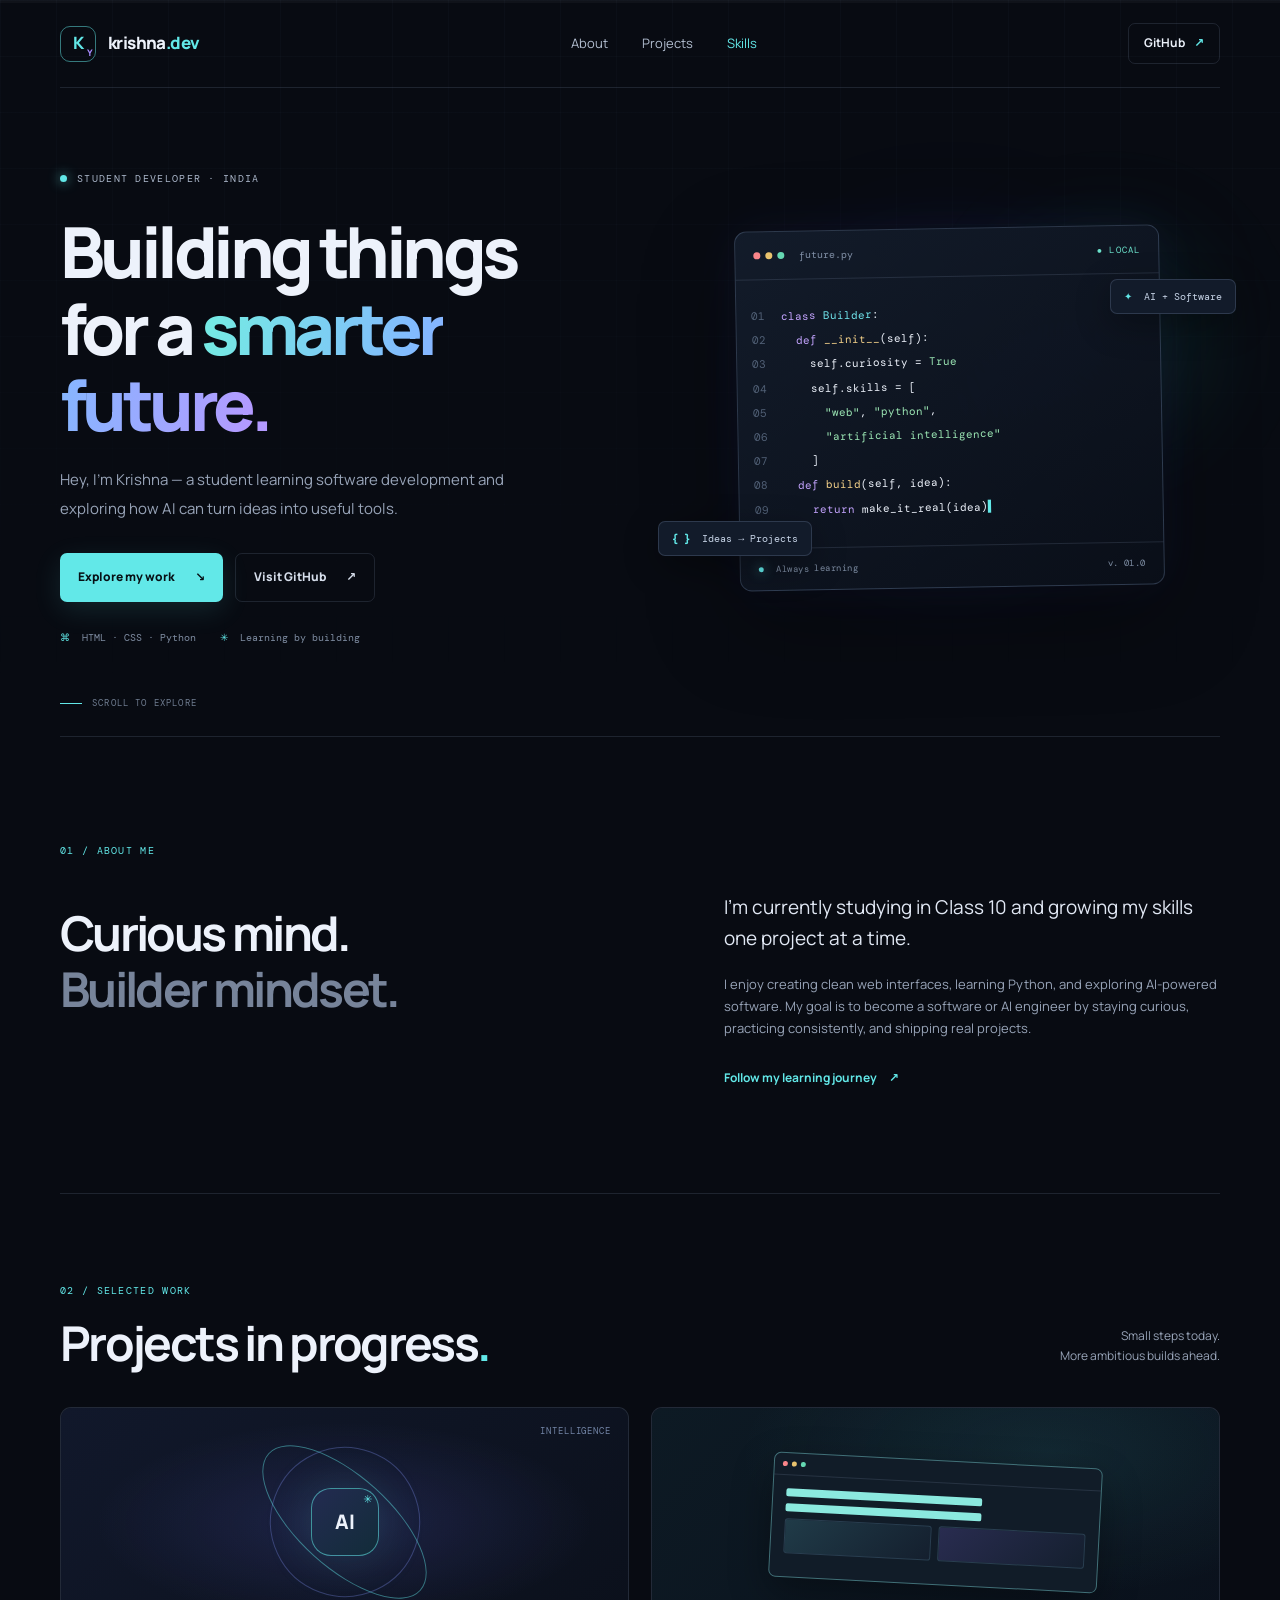
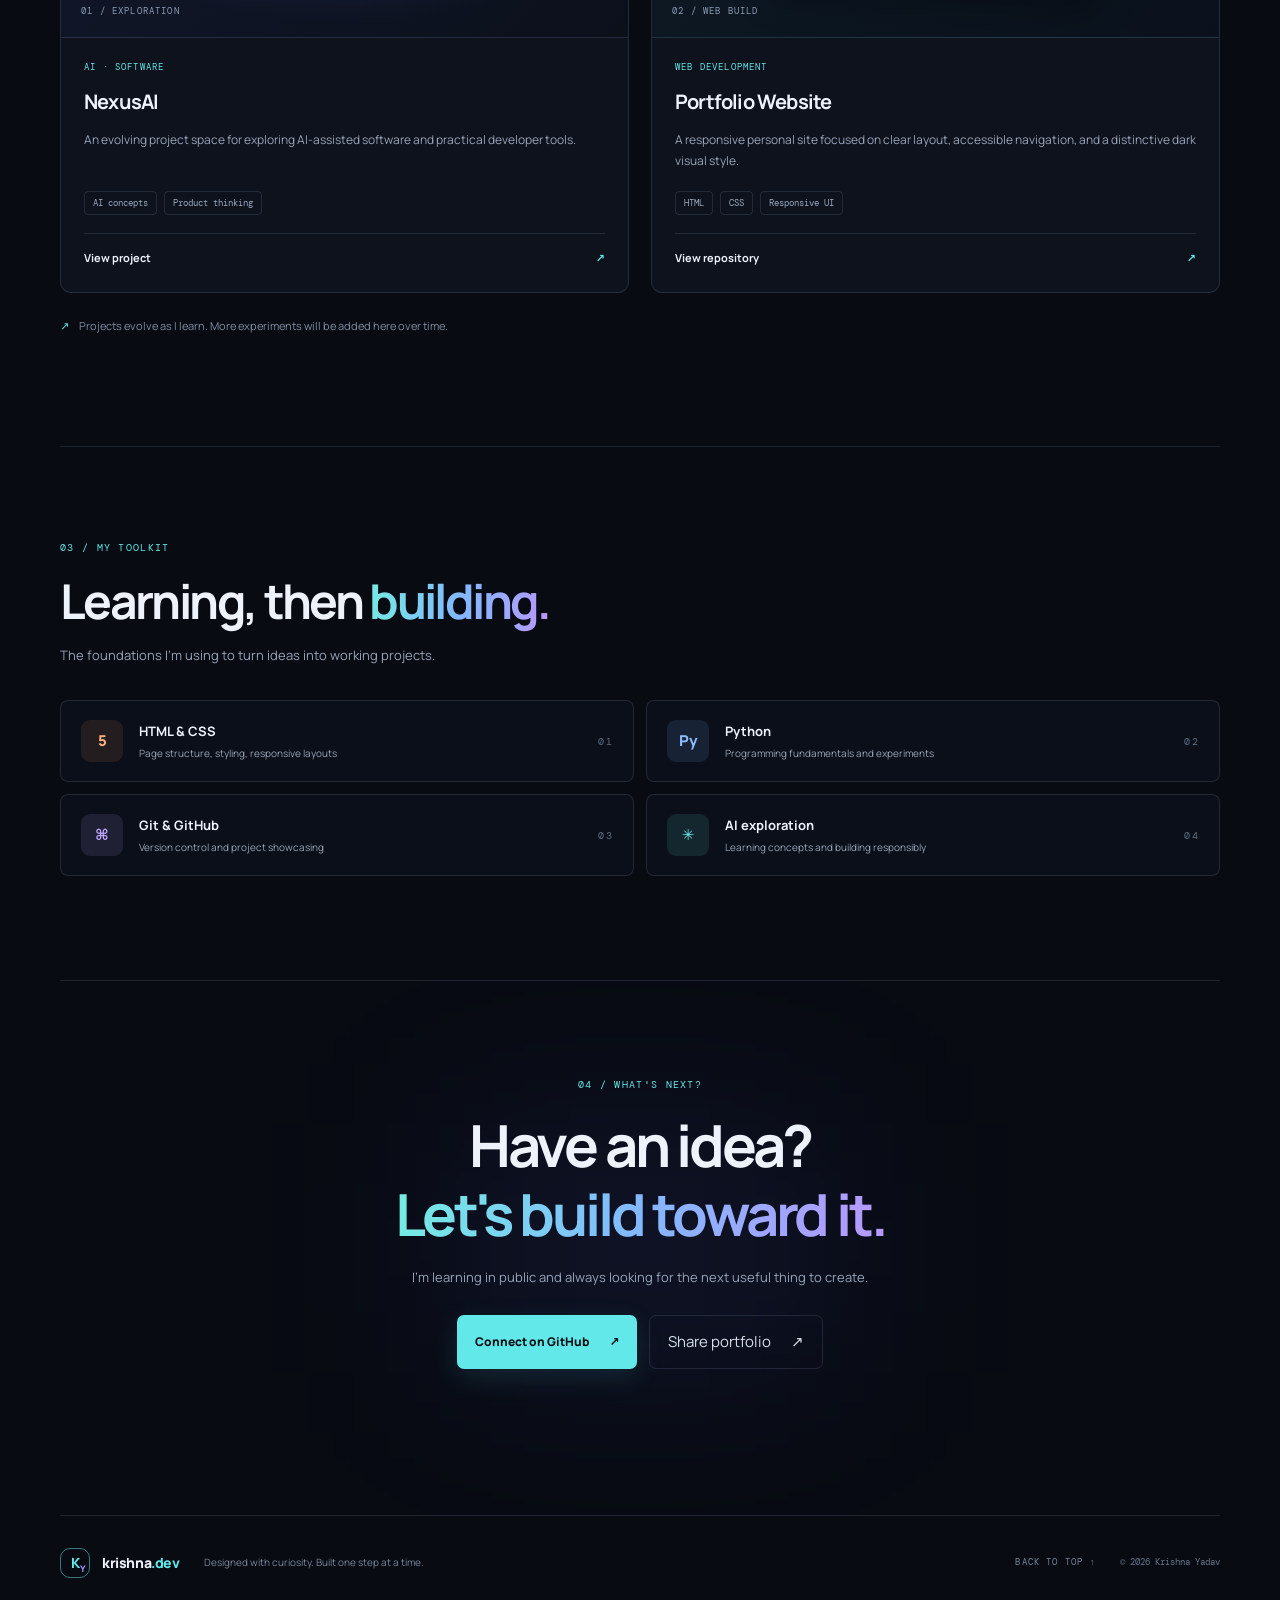
<file: portfolio-website/index.html>
<!doctype html>
<html lang="en">
<head>
  <meta charset="utf-8">
  <meta name="viewport" content="width=device-width, initial-scale=1">
  <meta name="theme-color" content="#080b12">
  <meta name="description" content="Krishna Yadav — student developer exploring AI, software engineering, and useful web experiences.">
  <title>Krishna Yadav | Developer Portfolio</title>
  <link rel="preconnect" href="https://fonts.googleapis.com">
  <link rel="preconnect" href="https://fonts.gstatic.com" crossorigin>
  <link href="https://fonts.googleapis.com/css2?family=DM+Mono:wght@400;500&family=Manrope:wght@400;500;600;700;800&display=swap" rel="stylesheet">
  <link rel="stylesheet" href="styles/index.css">
  <link rel="stylesheet" href="styles/responsive.css">
</head>
<body>
  <div class="scroll-progress" aria-hidden="true"><span id="scroll-progress-bar"></span></div>
  <div class="site-shell">
    <header class="topbar">
      <a class="brand" href="#home" aria-label="Krishna Yadav home"><span class="brand-mark">K<span>Y</span></span><span class="brand-name">krishna<span>.dev</span></span></a>
      <button class="menu-toggle" id="menu-toggle" type="button" aria-label="Open navigation menu" aria-controls="main-navigation" aria-expanded="false"><span></span><span></span><span></span></button>
      <nav class="nav-links" id="main-navigation" aria-label="Main navigation">
        <a href="#about">About</a><a href="#projects">Projects</a><a href="#skills">Skills</a>
      </nav>
      <a class="nav-cta" href="https://github.com/ky437217-oss" target="_blank" rel="noreferrer">GitHub <span aria-hidden="true">↗</span></a>
    </header>

    <main>
      <section class="hero section" id="home">
        <div class="hero-copy">
          <p class="eyebrow"><span class="status-dot"></span> STUDENT DEVELOPER · INDIA</p>
          <h1>Building things<br>for a <span class="gradient-text">smarter future.</span></h1>
          <p class="hero-intro">Hey, I'm Krishna — a student learning software development and exploring how AI can turn ideas into useful tools.</p>
          <div class="hero-actions">
            <a class="button button-primary" href="#projects">Explore my work <span aria-hidden="true">↘</span></a>
            <a class="button button-quiet" href="https://github.com/ky437217-oss" target="_blank" rel="noreferrer">Visit GitHub <span aria-hidden="true">↗</span></a>
          </div>
          <div class="hero-meta"><span><span class="meta-symbol">⌘</span> HTML · CSS · Python</span><span><span class="meta-symbol">✳</span> Learning by building</span></div>
        </div>
        <div class="hero-visual" aria-label="Decorative code card">
          <div class="orb orb-one"></div><div class="orb orb-two"></div>
          <div class="code-card">
            <div class="code-card-top"><div class="window-dots"><i></i><i></i><i></i></div><span>future.py</span><span class="code-lock">● LOCAL</span></div>
            <div class="code-lines" aria-hidden="true">
              <p><span class="line-no">01</span><span class="code-purple">class</span> <span class="code-cyan">Builder</span>:</p>
              <p><span class="line-no">02</span>&nbsp;&nbsp;<span class="code-purple">def</span> <span class="code-yellow">__init__</span>(self):</p>
              <p><span class="line-no">03</span>&nbsp;&nbsp;&nbsp;&nbsp;self.curiosity = <span class="code-green">True</span></p>
              <p><span class="line-no">04</span>&nbsp;&nbsp;&nbsp;&nbsp;self.skills = [</p>
              <p><span class="line-no">05</span>&nbsp;&nbsp;&nbsp;&nbsp;&nbsp;&nbsp;<span class="code-green">"web"</span>, <span class="code-green">"python"</span>,</p>
              <p><span class="line-no">06</span>&nbsp;&nbsp;&nbsp;&nbsp;&nbsp;&nbsp;<span class="code-green">"artificial intelligence"</span></p>
              <p><span class="line-no">07</span>&nbsp;&nbsp;&nbsp;&nbsp;]</p>
              <p><span class="line-no">08</span>&nbsp;&nbsp;<span class="code-purple">def</span> <span class="code-yellow">build</span>(self, idea):</p>
              <p><span class="line-no">09</span>&nbsp;&nbsp;&nbsp;&nbsp;<span class="code-purple">return</span> make_it_real(idea)<span class="cursor">▍</span></p>
            </div>
            <div class="code-card-footer"><span><span class="status-dot"></span> Always learning</span><span>v. 01.0</span></div>
          </div>
          <div class="floating-chip chip-top"><span>✦</span> AI + Software</div>
          <div class="floating-chip chip-bottom"><span class="chip-bracket">{ }</span> Ideas → Projects</div>
        </div>
        <a class="scroll-cue" href="#about"><span></span> SCROLL TO EXPLORE</a>
      </section>

      <section class="section about-section" id="about">
        <div class="section-kicker">01 / ABOUT ME</div>
        <div class="about-grid">
          <div><h2>Curious mind.<br><span class="muted-heading">Builder mindset.</span></h2></div>
          <div class="about-content"><p class="large-copy">I'm currently studying in Class 10 and growing my skills one project at a time.</p><p>I enjoy creating clean web interfaces, learning Python, and exploring AI-powered software. My goal is to become a software or AI engineer by staying curious, practicing consistently, and shipping real projects.</p><a class="text-link" href="https://github.com/ky437217-oss" target="_blank" rel="noreferrer">Follow my learning journey <span aria-hidden="true">↗</span></a></div>
        </div>
      </section>

      <section class="section projects-section" id="projects">
        <div class="section-heading"><div><div class="section-kicker">02 / SELECTED WORK</div><h2>Projects in progress<span class="accent-dot">.</span></h2></div><p>Small steps today.<br>More ambitious builds ahead.</p></div>
        <div class="project-grid">
          <article class="project-card project-featured">
            <div class="project-art art-ai"><div class="ai-ring ring-a"></div><div class="ai-ring ring-b"></div><div class="ai-core">AI<span>✳</span></div><span class="art-label">01 / EXPLORATION</span><span class="art-orbit orbit-label">INTELLIGENCE</span></div>
            <div class="project-info"><div class="project-type">AI · SOFTWARE</div><h3>NexusAI</h3><p>An evolving project space for exploring AI-assisted software and practical developer tools.</p><div class="tag-row"><span>AI concepts</span><span>Product thinking</span></div><a class="project-link" href="https://github.com/ky437217-oss/NexusAI" target="_blank" rel="noreferrer" aria-label="View NexusAI on GitHub">View project <span>↗</span></a></div>
          </article>
          <article class="project-card">
            <div class="project-art art-web"><div class="browser-window"><div class="browser-bar"><i></i><i></i><i></i></div><div class="browser-content"><span></span><span></span><b></b><b></b></div></div><span class="art-label">02 / WEB BUILD</span></div>
            <div class="project-info"><div class="project-type">WEB DEVELOPMENT</div><h3>Portfolio Website</h3><p>A responsive personal site focused on clear layout, accessible navigation, and a distinctive dark visual style.</p><div class="tag-row"><span>HTML</span><span>CSS</span><span>Responsive UI</span></div><a class="project-link" href="https://github.com/ky437217-oss/portfolio" target="_blank" rel="noreferrer" aria-label="View portfolio repository on GitHub">View repository <span>↗</span></a></div>
          </article>
        </div>
        <p class="projects-note"><span>↗</span> Projects evolve as I learn. More experiments will be added here over time.</p>
      </section>

      <section class="section skills-section" id="skills">
        <div class="section-kicker">03 / MY TOOLKIT</div><h2>Learning, then <span class="gradient-text">building.</span></h2>
        <p class="section-description">The foundations I'm using to turn ideas into working projects.</p>
        <div class="skill-grid">
          <div class="skill-item"><span class="skill-icon html-icon">5</span><div><h3>HTML & CSS</h3><p>Page structure, styling, responsive layouts</p></div><span class="skill-index">01</span></div>
          <div class="skill-item"><span class="skill-icon py-icon">Py</span><div><h3>Python</h3><p>Programming fundamentals and experiments</p></div><span class="skill-index">02</span></div>
          <div class="skill-item"><span class="skill-icon git-icon">⌘</span><div><h3>Git & GitHub</h3><p>Version control and project showcasing</p></div><span class="skill-index">03</span></div>
          <div class="skill-item"><span class="skill-icon ai-icon">✳</span><div><h3>AI exploration</h3><p>Learning concepts and building responsibly</p></div><span class="skill-index">04</span></div>
        </div>
      </section>

      <section class="contact-section section" id="contact">
        <div class="contact-glow"></div><div class="section-kicker">04 / WHAT'S NEXT?</div><h2>Have an idea?<br><span class="gradient-text">Let's build toward it.</span></h2><p>I'm learning in public and always looking for the next useful thing to create.</p><div class="contact-actions"><a class="button button-primary" href="https://github.com/ky437217-oss" target="_blank" rel="noreferrer">Connect on GitHub <span aria-hidden="true">↗</span></a><button class="button button-quiet share-button" id="share-portfolio" type="button">Share portfolio <span aria-hidden="true">↗</span></button></div><p class="share-status" id="share-status" role="status" aria-live="polite"></p>
      </section>
    </main>
    <footer class="footer"><a class="brand footer-brand" href="#home"><span class="brand-mark">K<span>Y</span></span><span class="brand-name">krishna<span>.dev</span></span></a><p>Designed with curiosity. Built one step at a time.</p><a href="#home" class="back-top">BACK TO TOP ↑</a><span class="footer-copy">© 2026 Krishna Yadav</span></footer>
  </div>
  <script src="scripts/interactions.js" defer></script>
</body>
</html>
</file>
<file: portfolio-website/styles/index.css>
:root{color-scheme:dark;--bg:#080b12;--panel:#101520;--panel-soft:#131b29;--text:#edf2fb;--muted:#98a4b8;--cyan:#62e8e8;--purple:#a88bff;--line:rgba(160,183,216,.15);--mono:"DM Mono",monospace;--sans:"Manrope",system-ui,sans-serif}*{box-sizing:border-box}html{scroll-behavior:smooth;scroll-padding-top:90px}body{margin:0;background:var(--bg);color:var(--text);font-family:var(--sans);font-size:15px;line-height:1.7;overflow-x:hidden}body:before{content:"";position:fixed;inset:0;pointer-events:none;z-index:-1;background-image:linear-gradient(rgba(115,146,190,.035) 1px,transparent 1px),linear-gradient(90deg,rgba(115,146,190,.035) 1px,transparent 1px);background-size:56px 56px;mask-image:linear-gradient(to bottom,black,transparent 78%)}a{color:inherit;text-decoration:none}a:focus-visible{outline:2px solid var(--cyan);outline-offset:5px;border-radius:4px}.site-shell{width:min(1160px,calc(100% - 64px));margin:0 auto}.topbar{height:88px;display:flex;align-items:center;justify-content:space-between;border-bottom:1px solid var(--line);gap:28px}.brand{display:inline-flex;align-items:center;gap:12px;font-weight:800;letter-spacing:-.04em}.brand-mark{width:36px;height:36px;border:1px solid rgba(98,232,232,.5);display:grid;place-items:center;color:var(--cyan);font-size:17px;position:relative;border-radius:10px}.brand-mark span{font-size:9px;position:absolute;right:3px;bottom:0;color:var(--purple)}.brand-name{font-size:17px}.brand-name>span{color:var(--cyan)}.nav-links{display:flex;gap:34px;color:#b1bdcf;font-size:13px}.nav-links a,.text-link,.project-link,.back-top{transition:color .2s ease}.nav-links a:hover,.text-link:hover,.project-link:hover,.back-top:hover{color:var(--cyan)}.nav-cta{border:1px solid var(--line);padding:9px 15px;border-radius:7px;font-size:12px;font-weight:700}.nav-cta span{color:var(--cyan);margin-left:7px}.section{position:relative}.hero{min-height:610px;display:grid;grid-template-columns:1fr .94fr;align-items:center;gap:45px;padding:82px 0 90px}.eyebrow,.section-kicker,.project-type,.art-label,.code-lock,.code-card-footer,.scroll-cue,.skill-index,.back-top{font-family:var(--mono);font-size:10px;letter-spacing:.13em}.eyebrow{color:#aab6c9;display:flex;align-items:center;gap:10px}.status-dot{width:7px;height:7px;display:inline-block;border-radius:50%;background:var(--cyan);box-shadow:0 0 12px rgba(98,232,232,.8)}h1,h2,h3,p{margin-top:0}h1{font-size:clamp(44px,5.5vw,72px);line-height:1.09;letter-spacing:-.065em;margin:26px 0 23px;font-weight:800}h2{font-size:clamp(32px,4vw,48px);line-height:1.18;letter-spacing:-.055em;margin:18px 0 0}.gradient-text{background:linear-gradient(100deg,#75e9e4 4%,#83b8ff 50%,#b39aff 95%);-webkit-background-clip:text;background-clip:text;color:transparent}.hero-intro{max-width:490px;color:var(--muted);font-size:15px;line-height:1.9}.hero-actions{display:flex;gap:12px;flex-wrap:wrap;margin:30px 0 27px}.button{display:inline-flex;align-items:center;justify-content:center;gap:20px;padding:13px 18px;border-radius:7px;font-size:12px;font-weight:800;transition:transform .2s ease,border-color .2s ease}.button:hover{transform:translateY(-2px)}.button-primary{background:var(--cyan);color:#071015;box-shadow:0 8px 28px rgba(98,232,232,.12)}.button-primary:hover{background:#a2ffff}.button-quiet{border:1px solid var(--line);color:#d6deeb}.button-quiet:hover{border-color:rgba(98,232,232,.5)}.hero-meta{display:flex;gap:24px;flex-wrap:wrap;color:#7f8da2;font-family:var(--mono);font-size:10px}.meta-symbol{color:var(--cyan);margin-right:6px}.hero-visual{min-height:390px;display:grid;place-items:center;position:relative}.orb{position:absolute;border-radius:50%;filter:blur(1px);pointer-events:none}.orb-one{width:280px;height:280px;background:rgba(84,109,255,.12);filter:blur(70px)}.orb-two{width:180px;height:180px;background:rgba(70,235,219,.12);filter:blur(55px);right:4%;top:9%}.code-card{width:min(100%,425px);position:relative;z-index:1;background:linear-gradient(145deg,rgba(19,28,43,.97),rgba(10,15,25,.97));border:1px solid rgba(145,174,216,.24);border-radius:12px;box-shadow:0 30px 90px rgba(0,0,0,.35),0 0 50px rgba(101,114,255,.08);transform:rotate(-1deg)}.code-card-top{height:48px;display:flex;align-items:center;gap:15px;padding:0 18px;border-bottom:1px solid var(--line);color:#8291a8;font:10px var(--mono)}.window-dots{display:flex;gap:5px}.window-dots i,.browser-bar i{height:7px;width:7px;border-radius:50%;background:#596579}.window-dots i:first-child,.browser-bar i:first-child{background:#fa858a}.window-dots i:nth-child(2),.browser-bar i:nth-child(2){background:#e9c36e}.window-dots i:nth-child(3),.browser-bar i:nth-child(3){background:#65d8b2}.code-lock{margin-left:auto;color:#6be1cb;font-size:9px}.code-lines{padding:24px 15px 26px;font:clamp(9px,1.1vw,11px)/2.2 var(--mono);white-space:nowrap;overflow:hidden}.code-lines p{margin:0}.line-no{display:inline-block;width:30px;color:#526177;user-select:none}.code-purple{color:#c4a4ff}.code-cyan{color:#70e5ed}.code-yellow{color:#f5d28a}.code-green{color:#9be6b4}.cursor{color:var(--cyan);animation:blink 1s steps(2,start) infinite}.code-card-footer{display:flex;justify-content:space-between;border-top:1px solid var(--line);padding:13px 18px;color:#7e8da3;font-size:9px;letter-spacing:.05em}.code-card-footer .status-dot{width:5px;height:5px;margin-right:7px}.floating-chip{position:absolute;z-index:2;background:#121b2a;border:1px solid rgba(153,177,214,.2);box-shadow:0 10px 35px #0005;border-radius:7px;padding:10px 13px;font:10px var(--mono);color:#c8d5e8}.floating-chip>span:first-child{color:var(--cyan);margin-right:6px}.chip-top{right:-3%;top:17%}.chip-bottom{left:-4%;bottom:12%}.chip-bracket{font-weight:700}.scroll-cue{position:absolute;bottom:24px;left:0;display:flex;align-items:center;gap:10px;color:#6f7c90;font-size:9px}.scroll-cue span{width:22px;height:1px;background:var(--cyan)}.about-section{padding:105px 0;border-top:1px solid var(--line)}.section-kicker{color:var(--cyan)}.about-grid{display:grid;grid-template-columns:1fr .85fr;gap:80px;margin-top:28px}.muted-heading{color:#77849a}.about-content{padding-top:5px;color:var(--muted);font-size:13px}.large-copy{font-size:19px;color:#e1e8f4;line-height:1.65}.text-link{display:inline-flex;gap:12px;align-items:center;color:var(--cyan);font-size:12px;font-weight:700;margin-top:15px}.projects-section{padding:88px 0 100px;border-top:1px solid var(--line)}.section-heading{display:flex;align-items:end;justify-content:space-between;gap:24px;margin-bottom:35px}.section-heading h2{margin-top:16px}.section-heading>p{color:var(--muted);font-size:12px;text-align:right;margin:0 0 5px}.accent-dot{color:var(--cyan)}.project-grid{display:grid;grid-template-columns:1fr 1fr;gap:22px}.project-card{background:rgba(16,21,32,.8);border:1px solid var(--line);border-radius:11px;overflow:hidden;transition:transform .25s ease,border-color .25s ease}.project-card:hover{transform:translateY(-4px);border-color:rgba(98,232,232,.35)}.project-art{height:230px;position:relative;display:grid;place-items:center;overflow:hidden;border-bottom:1px solid var(--line)}.art-ai{background:radial-gradient(ellipse at center,rgba(101,104,231,.18),transparent 62%),linear-gradient(140deg,#11182b,#0b101b)}.ai-ring{position:absolute;border:1px solid rgba(137,153,255,.3);border-radius:50%;transform:rotate(-25deg)}.ring-a{width:150px;height:150px}.ring-b{width:205px;height:92px;border-color:rgba(98,232,232,.45);transform:rotate(42deg)}.ai-core{width:68px;height:68px;border-radius:20px;display:grid;place-items:center;background:linear-gradient(135deg,#232b51,#122c39);border:1px solid rgba(98,232,232,.55);box-shadow:0 0 50px rgba(98,232,232,.15);font-size:20px;font-weight:800;z-index:1}.ai-core span{font-size:11px;color:var(--cyan);position:absolute;transform:translate(23px,-23px)}.art-label{position:absolute;left:20px;bottom:17px;color:#8c9cb5;font-size:9px}.art-orbit{position:absolute;right:17px;top:17px;color:#7284a5;font:9px var(--mono);letter-spacing:.1em}.art-web{background:radial-gradient(ellipse at 70% 20%,rgba(80,204,208,.1),transparent 55%),linear-gradient(135deg,#0d1a24,#0a111c)}.browser-window{width:58%;height:125px;border:1px solid rgba(125,215,218,.45);border-radius:7px;background:#111c28;box-shadow:0 15px 40px #0005;transform:rotate(3deg)}.browser-bar{height:22px;display:flex;gap:4px;align-items:center;padding:0 8px;border-bottom:1px solid var(--line)}.browser-bar i{width:5px;height:5px}.browser-content{padding:13px;display:grid;grid-template-columns:1fr 1fr;gap:7px}.browser-content span{height:8px;width:65%;background:#8be9df;border-radius:2px;grid-column:span 2}.browser-content b{height:35px;border:1px solid #293e50;border-radius:3px;background:linear-gradient(135deg,#203b48,#141f2e)}.browser-content b:last-child{background:linear-gradient(135deg,#292c50,#141f2e)}.project-info{padding:22px 23px 24px}.project-type{color:var(--cyan);font-size:9px}.project-info h3{font-size:20px;letter-spacing:-.04em;margin:10px 0}.project-info p{font-size:12px;line-height:1.8;color:var(--muted);min-height:44px}.tag-row{display:flex;gap:7px;flex-wrap:wrap;margin:18px 0}.tag-row span{font:9px var(--mono);color:#9aaac0;border:1px solid var(--line);padding:5px 8px;border-radius:4px}.project-link{border-top:1px solid var(--line);padding-top:15px;display:flex;justify-content:space-between;font-size:11px;font-weight:700}.project-link span{color:var(--cyan)}.projects-note{color:#7f8da2;font-size:11px;margin-top:24px}.projects-note span{color:var(--cyan);margin-right:8px}.skills-section{padding:92px 0 104px;border-top:1px solid var(--line)}.skills-section h2{margin-top:17px}.section-description{font-size:13px;color:var(--muted);margin:14px 0 34px}.skill-grid{display:grid;grid-template-columns:1fr 1fr;gap:12px}.skill-item{display:flex;align-items:center;gap:16px;padding:19px 20px;border:1px solid var(--line);background:rgba(16,21,32,.55);border-radius:8px}.skill-icon{width:42px;height:42px;flex:0 0 42px;border-radius:9px;display:grid;place-items:center;font-weight:800;font-size:15px}.html-icon{background:rgba(255,145,89,.1);color:#ffae7f}.py-icon{background:rgba(105,172,255,.12);color:#8dbbff}.git-icon{background:rgba(183,148,255,.12);color:#c3a7ff}.ai-icon{background:rgba(98,232,232,.1);color:var(--cyan)}.skill-item h3{font-size:13px;margin:0 0 3px}.skill-item p{font-size:10px;color:var(--muted);margin:0}.skill-index{margin-left:auto;color:#5e6d83}.contact-section{padding:95px 0 100px;text-align:center;border-top:1px solid var(--line);overflow:hidden}.contact-section .section-kicker{position:relative}.contact-section h2{position:relative;font-size:clamp(37px,5vw,58px);margin:18px 0}.contact-section>p{position:relative;max-width:460px;margin:0 auto 27px;color:var(--muted);font-size:13px}.contact-section .button{position:relative}.contact-glow{position:absolute;width:400px;height:250px;left:50%;top:50%;transform:translate(-50%,-50%);background:rgba(94,106,255,.09);filter:blur(90px);pointer-events:none}.footer{border-top:1px solid var(--line);min-height:94px;display:flex;align-items:center;gap:24px;color:#78869b;font-size:10px}.footer-brand{color:var(--text)}.footer-brand .brand-mark{width:30px;height:30px;font-size:14px}.footer-brand .brand-name{font-size:14px}.footer p{margin:0}.back-top{margin-left:auto;font-size:9px}.footer-copy{font-family:var(--mono);font-size:9px;color:#66758a}@keyframes blink{to{visibility:hidden}}@media(prefers-reduced-motion:reduce){html{scroll-behavior:auto}*,*:before,*:after{animation-duration:.01ms!important;animation-iteration-count:1!important;transition-duration:.01ms!important}}

/* Interactive polish: scroll progress, subtle reveals, and share control */
.scroll-progress{position:fixed;inset:0 0 auto;height:3px;z-index:1000;pointer-events:none;background:rgba(255,255,255,.035)}
.scroll-progress span{display:block;width:0;height:100%;background:linear-gradient(90deg,var(--cyan),var(--purple));box-shadow:0 0 12px rgba(98,232,232,.55);transition:width .08s linear}
[data-reveal]{opacity:0;transform:translateY(16px);transition:opacity .55s ease,transform .55s ease}
[data-reveal].is-visible{opacity:1;transform:translateY(0)}
.nav-links a[aria-current="location"]{color:var(--cyan)}
.contact-actions{display:flex;justify-content:center;gap:12px;flex-wrap:wrap}
.share-button{font:inherit;cursor:pointer;background:transparent}
.share-status{min-height:1.5em;margin:12px auto 0;color:var(--cyan);font:11px var(--mono)}
@media(prefers-reduced-motion:reduce){[data-reveal]{opacity:1;transform:none;transition:none}}
</file>
<file: portfolio-website/styles/responsive.css>
@media(min-width:1400px){.site-shell{width:min(1200px,calc(100% - 96px))}.hero{min-height:680px}}@media(max-width:900px){.site-shell{width:calc(100% - 44px)}.hero{grid-template-columns:1fr 0.9fr;gap:18px;padding-top:65px;min-height:560px}.hero-visual{min-height:330px}.chip-top{right:-2%}.chip-bottom{left:-2%}.about-grid{gap:42px}.project-art{height:205px}.project-info{padding:19px}.footer{gap:15px}.footer p{max-width:230px}}@media(max-width:680px){html{scroll-padding-top:70px}.site-shell{width:calc(100% - 36px)}.topbar{height:72px;gap:12px}.brand{gap:8px}.brand-mark{width:32px;height:32px}.brand-name{font-size:15px}.nav-links{gap:14px;font-size:11px}.nav-cta{padding:8px 10px;font-size:10px}.hero{display:flex;flex-direction:column;align-items:stretch;gap:8px;padding:65px 0 75px}.hero-copy{position:relative;z-index:2}.hero h1{font-size:clamp(43px,10vw,61px);margin:22px 0 18px}.hero-intro{font-size:13px;max-width:500px}.hero-actions{margin:23px 0 20px}.button{padding:12px 14px;gap:12px}.hero-meta{gap:14px;font-size:9px}.hero-visual{min-height:330px;width:100%;margin:6px 0 0}.code-card{width:min(100%,420px)}.code-lines{font-size:10px;padding:19px 10px 21px}.floating-chip{font-size:9px;padding:8px 10px}.chip-top{right:0;top:5%}.chip-bottom{left:0;bottom:4%}.scroll-cue{bottom:18px;font-size:8px}.about-section,.projects-section,.skills-section{padding:68px 0}.about-grid{grid-template-columns:1fr;gap:18px;margin-top:22px}.about-grid h2{font-size:35px}.large-copy{font-size:17px}.about-content{font-size:12px}.section-heading{align-items:flex-start;flex-direction:column;margin-bottom:25px;gap:10px}.section-heading h2,.skills-section h2{font-size:35px}.section-heading>p{text-align:left}.project-grid{grid-template-columns:1fr;gap:16px}.project-art{height:220px}.project-info{padding:20px}.project-info p{min-height:0}.skill-grid{grid-template-columns:1fr;gap:10px}.skill-item{padding:15px;gap:12px}.skill-item p{font-size:10px}.contact-section{padding:70px 0 75px}.contact-section h2{font-size:clamp(34px,8vw,47px)}.contact-section>p{font-size:12px}.footer{padding:21px 0;display:grid;grid-template-columns:1fr auto;gap:13px}.footer p{grid-column:1/-1;grid-row:2;max-width:none}.back-top{margin-left:0;justify-self:end;grid-column:2;grid-row:1}.footer-copy{grid-column:1/-1;grid-row:3}}@media(max-width:390px){.site-shell{width:calc(100% - 28px)}.nav-links{gap:9px;font-size:10px}.nav-cta{font-size:9px;padding:7px 8px}.brand-name{font-size:13px}.hero h1{font-size:42px}.eyebrow{font-size:9px}.hero-meta{flex-direction:column;gap:6px}.code-lines{font-size:8px}.line-no{width:23px}.project-art{height:190px}.skill-item{gap:10px}.skill-icon{width:37px;height:37px;flex-basis:37px}.skill-item p{max-width:210px}}

/* Accessible compact navigation for small screens */
.menu-toggle{display:none;align-items:center;justify-content:center;flex-direction:column;gap:5px;width:40px;height:40px;border:1px solid var(--line);border-radius:8px;background:rgba(16,21,32,.9);cursor:pointer}
.menu-toggle span{display:block;width:17px;height:2px;background:var(--cyan);border-radius:2px;transition:transform .2s ease,opacity .2s ease}
.menu-toggle[aria-expanded="true"] span:first-child{transform:translateY(7px) rotate(45deg)}
.menu-toggle[aria-expanded="true"] span:nth-child(2){opacity:0}
.menu-toggle[aria-expanded="true"] span:last-child{transform:translateY(-7px) rotate(-45deg)}
@media(max-width:680px){
  .topbar{position:relative}
  .menu-toggle{display:flex;margin-left:auto;flex-shrink:0}
  .nav-links{display:none;position:absolute;top:calc(100% + 8px);left:0;right:0;z-index:50;flex-direction:column;gap:0;padding:8px;border:1px solid var(--line);border-radius:10px;background:rgba(10,15,25,.98);box-shadow:0 18px 45px rgba(0,0,0,.35);backdrop-filter:blur(16px)}
  .nav-links.is-open{display:flex}
  .nav-links a{padding:12px 13px;border-radius:6px;font-size:12px}
  .nav-links a:hover,.nav-links a[aria-current="location"]{background:rgba(98,232,232,.07)}
  .nav-cta{flex-shrink:0}
}
@media(prefers-reduced-motion:reduce){.menu-toggle span{transition:none}}
</file>
